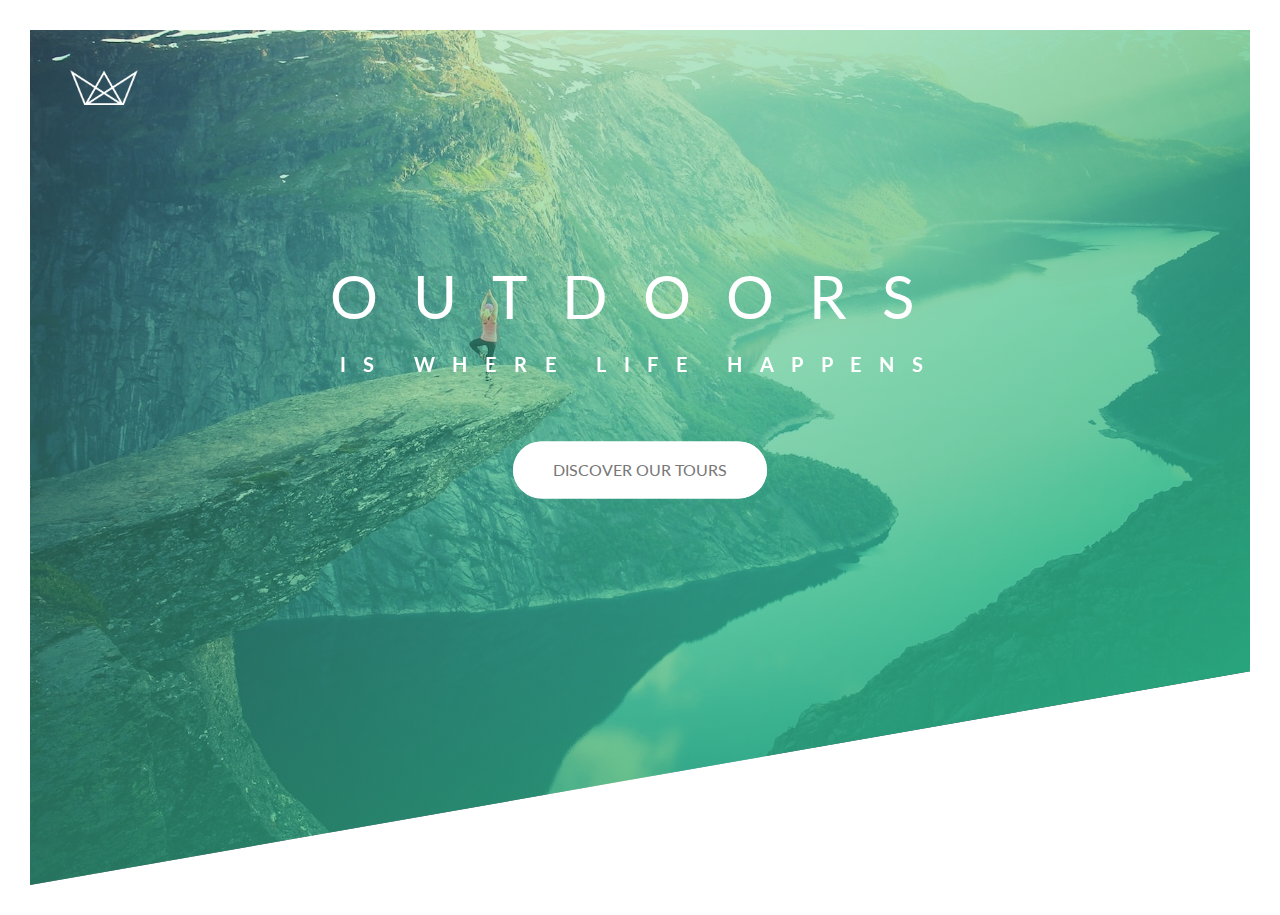
<file: Code Practice/Advanced_CSS/index.html>
<!DOCTYPE html>
<html lang="en">
	<head>
		<meta charset="UTF-8" />
		<meta name="viewport" content="width=device-width, initial-scale=1.0" />

		<link
			href="https://fonts.googleapis.com/css?family=Lato:100,300,400,700,900"
			rel="stylesheet"
		/>

		<!-- <link rel="stylesheet" href="css/icon-font.css" /> -->
		<link rel="stylesheet" href="css/style.css" />
		<link rel="shortcut icon" type="image/png" href="img/favicon.png" />

		<title>Natours | Exciting tours for adventurous people</title>
	</head>
	<body>
		<header class="header">
			<div class="logo-box">
				<img src="img/logo-white.png" alt="Logo" class="logo" />
			</div>
			<div class="text-box">
				<h1 class="heading-primary">
					<span class="heading-primary-main">Outdoors</span>
					<span class="heading-primary-sub">is where life happens</span>
				</h1>

				<a href="#" class="btn btn-white btn-animated">Discover our tours</a>
			</div>
		</header>
	</body>
</html>
</file>
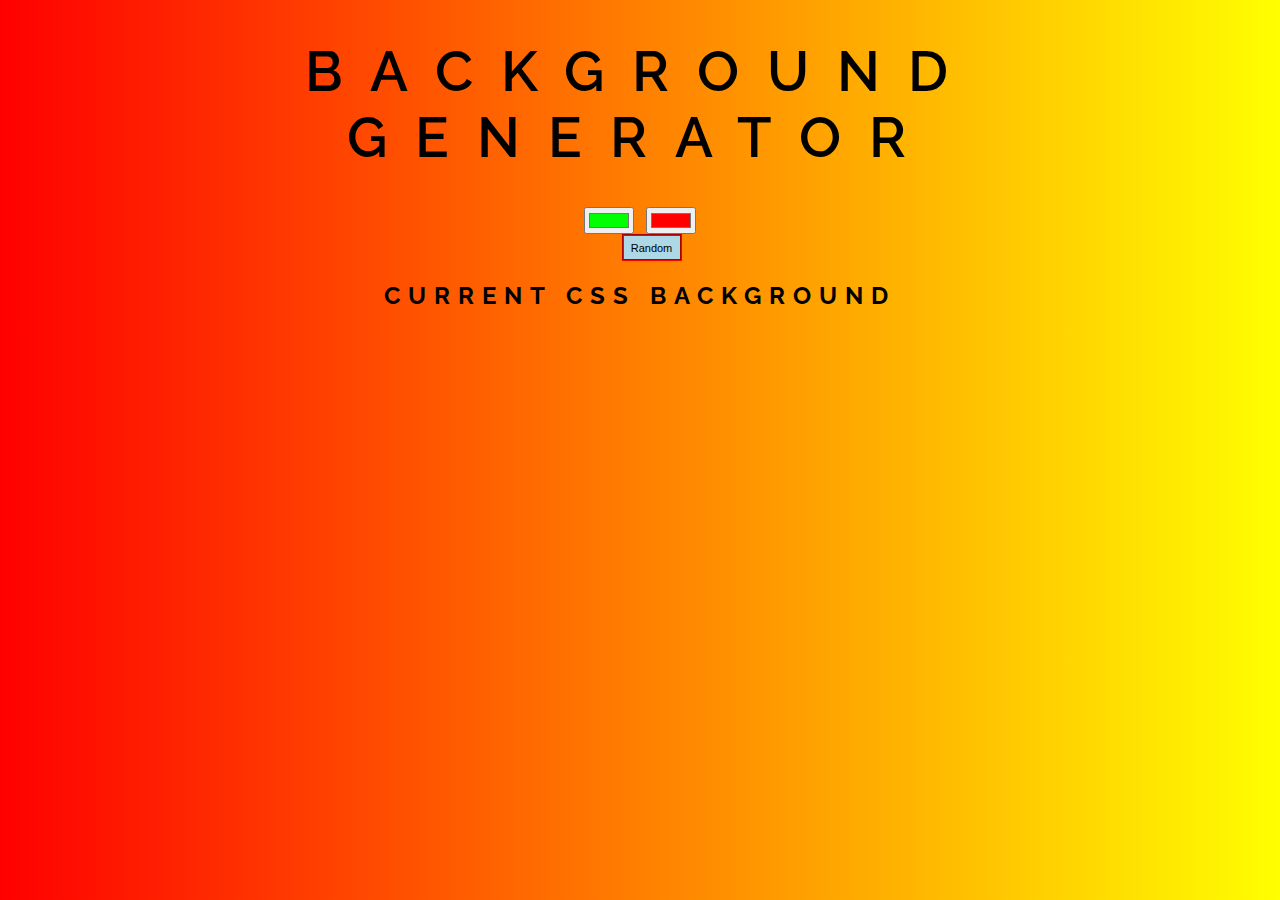
<file: Code Practice/Background_Generator/index.html>
<!DOCTYPE html>
<html lang="en">
	<head>
		<meta charset="UTF-8" />
		<meta name="viewport" content="width=device-width, initial-scale=1.0" />
		<title>Gradient Background</title>
		<link rel="stylesheet" type="text/css" href="style.css" />
	</head>
	<body id="gradient">
		<h1>Background Generator</h1>
		<input class="color1" type="color" name="color1" value="#00ff00" />
		<input class="color2" type="color" name="color2" value="#ff0000" />
		<div>
			<input
				class="color_random"
				type="button"
				name="colorRandom"
				value="Random"
			/>
		</div>

		<h2>Current CSS Background</h2>
		<h3></h3>
		<script type="text/javascript" src="script.js"></script>
	</body>
</html>
</file>
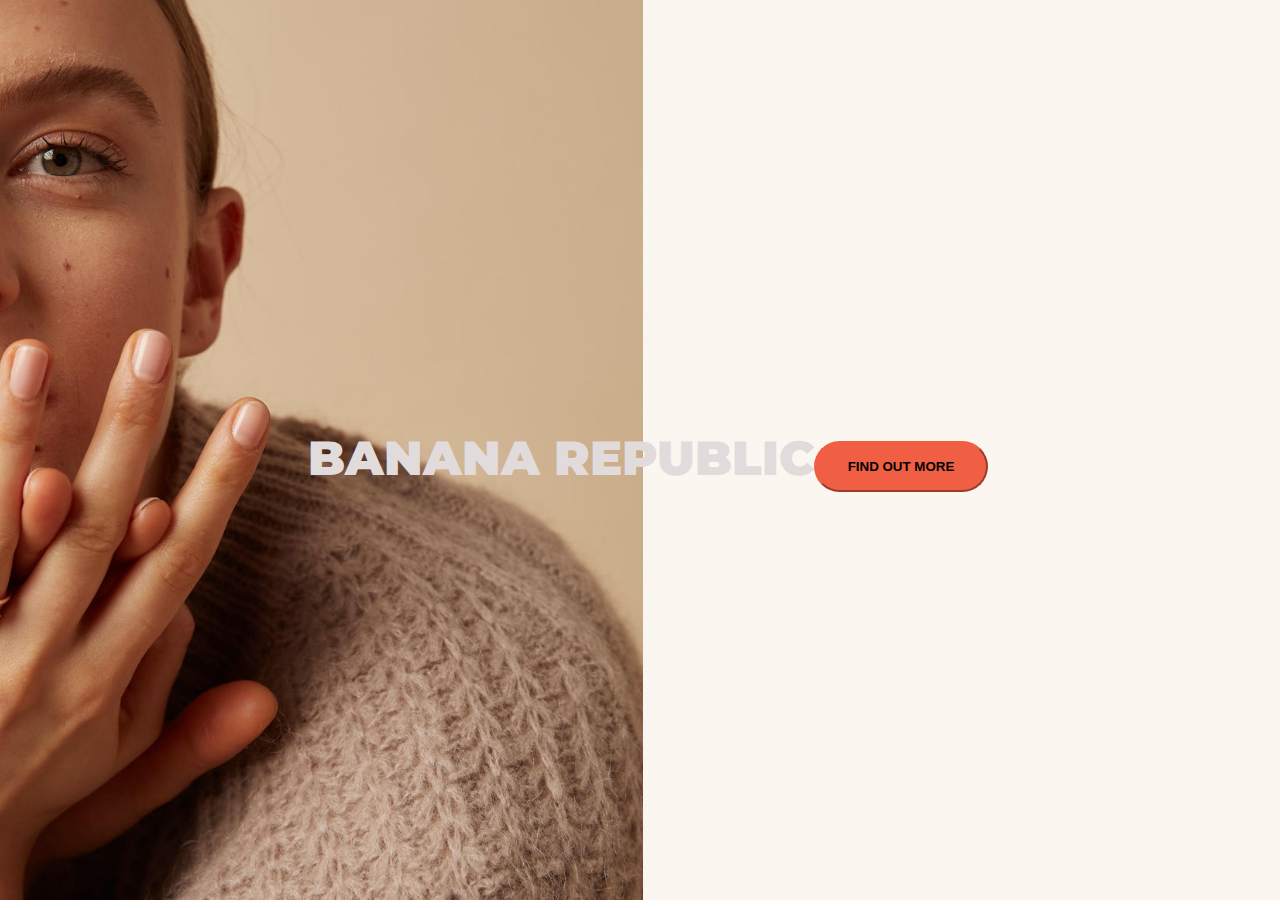
<file: Code Practice/Banana_Republic/index.html>
<!DOCTYPE html>
<html>
	<head>
		<title>
			Shop Banana Republic for Contemporary Clothing for Women &amp; Men
		</title>
		<!-- Required meta tags -->
		<meta charset="utf-8" />
		<meta name="viewport" content="width=device-width, initial-scale=1" />

		<!-- Google Fonts -->
		<link
			href="https://fonts.googleapis.com/css?family=Montserrat"
			rel="stylesheet"
		/>

		<!-- Bootstrap -->
		<link
			href="https://cdn.jsdelivr.net/npm/bootstrap@5.0.0-beta1/dist/css/bootstrap.min.css"
			rel="stylesheet"
			integrity="sha384-giJF6kkoqNQ00vy+HMDP7azOuL0xtbfIcaT9wjKHr8RbDVddVHyTfAAsrekwKmP1"
			crossorigin="anonymous"
		/>

		<!-- Style Sheet -->
		<link rel="stylesheet" type="text/css" href="style.css" />
	</head>
	<body>
		<!-- <div class="container  d-flex justify-content-center h-100"> -->
		<div class="container">
			<div class="row">
				<header class="text-center col-12">
					<h1 class="text-uppercase">
						<strong>BANANA REPUBLIC</strong>
					</h1>
				</header>
				<!-- <div class="buffer col-12"></div> -->
				<section class="text-center col-12">
					<hr />
					<a href="https://mailchi.mp/0b4438286243/testing"
						><button class="btn btn-primary btn-xl">Find out more</button></a
					>
				</section>
			</div>
		</div>
		<!-- Bootstrp JavaScript -->
		<script
			src="https://cdn.jsdelivr.net/npm/bootstrap@5.0.0-beta1/dist/js/bootstrap.bundle.min.js"
			integrity="sha384-ygbV9kiqUc6oa4msXn9868pTtWMgiQaeYH7/t7LECLbyPA2x65Kgf80OJFdroafW"
			crossorigin="anonymous"
		></script>
	</body>
</html>
</file>
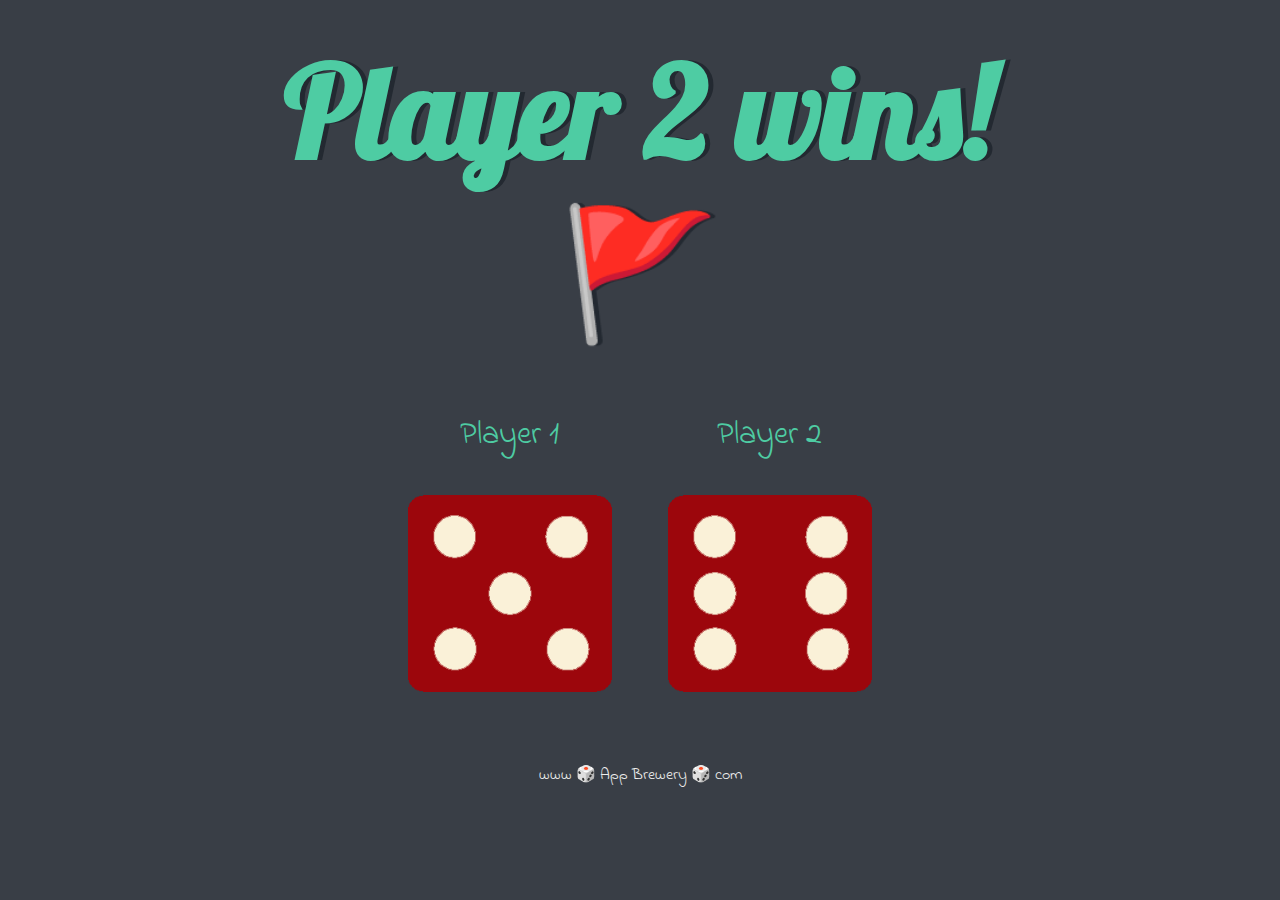
<file: Code Practice/Dicee_Game/index.html>
<!DOCTYPE html>
<html lang="en" dir="ltr">
	<head>
		<meta charset="utf-8" />
		<title>Dicee</title>
		<link rel="stylesheet" href="styles.css" />
		<link
			href="https://fonts.googleapis.com/css?family=Indie+Flower|Lobster"
			rel="stylesheet"
		/>
	</head>
	<body>
		<div class="container">
			<h1>Refresh Me</h1>

			<div class="dice">
				<p>Player 1</p>
				<img class="img1" src="images/dice1.png" />
			</div>

			<div class="dice">
				<p>Player 2</p>
				<img class="img2" src="images/dice1.png" />
			</div>
		</div>

		<script src="script.js"></script>
	</body>

	<footer>www 🎲 App Brewery 🎲 com</footer>
</html>
</file>
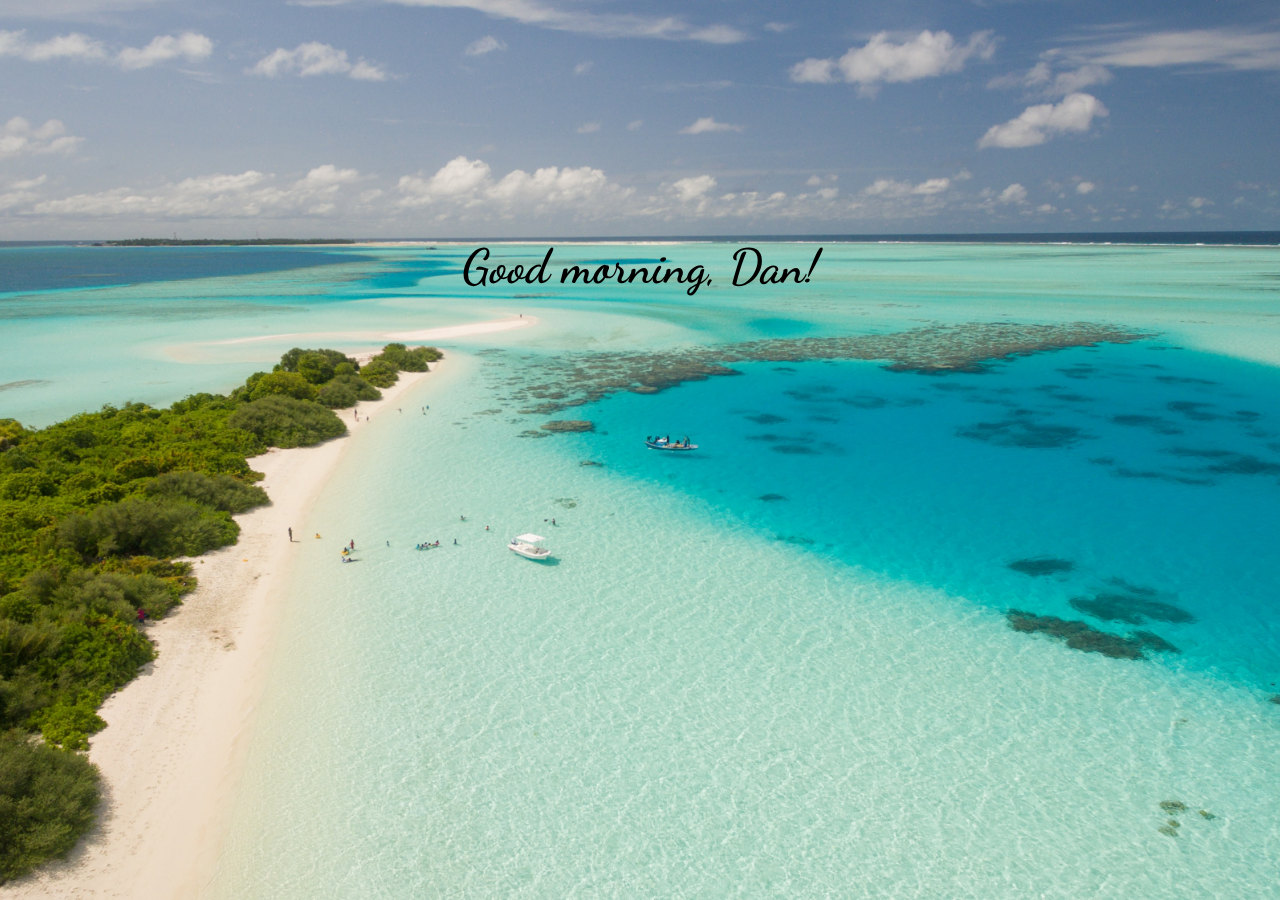
<file: Code Practice/Digital_Clock/index.html>
<!DOCTYPE html>
<html lang="en">
	<head>
		<meta charset="UTF-8" />
		<meta http-equiv="X-UA-Compatible" content="IE=edge" />
		<meta name="viewport" content="width=device-width, initial-scale=1.0" />
		<link rel="stylesheet" href="style.css" />
		<link rel="preconnect" href="https://fonts.gstatic.com" />
		<link
			href="https://fonts.googleapis.com/css2?family=Dancing+Script:wght@700&display=swap"
			rel="stylesheet"
		/>
		<title>My Digital Clock</title>
	</head>
	<body>
		<div class="container">
			<h1>Good morning, Dan!</h1>
			<div class="clock"></div>
		</div>
		<script src="script.js"></script>
	</body>
</html>
</file>
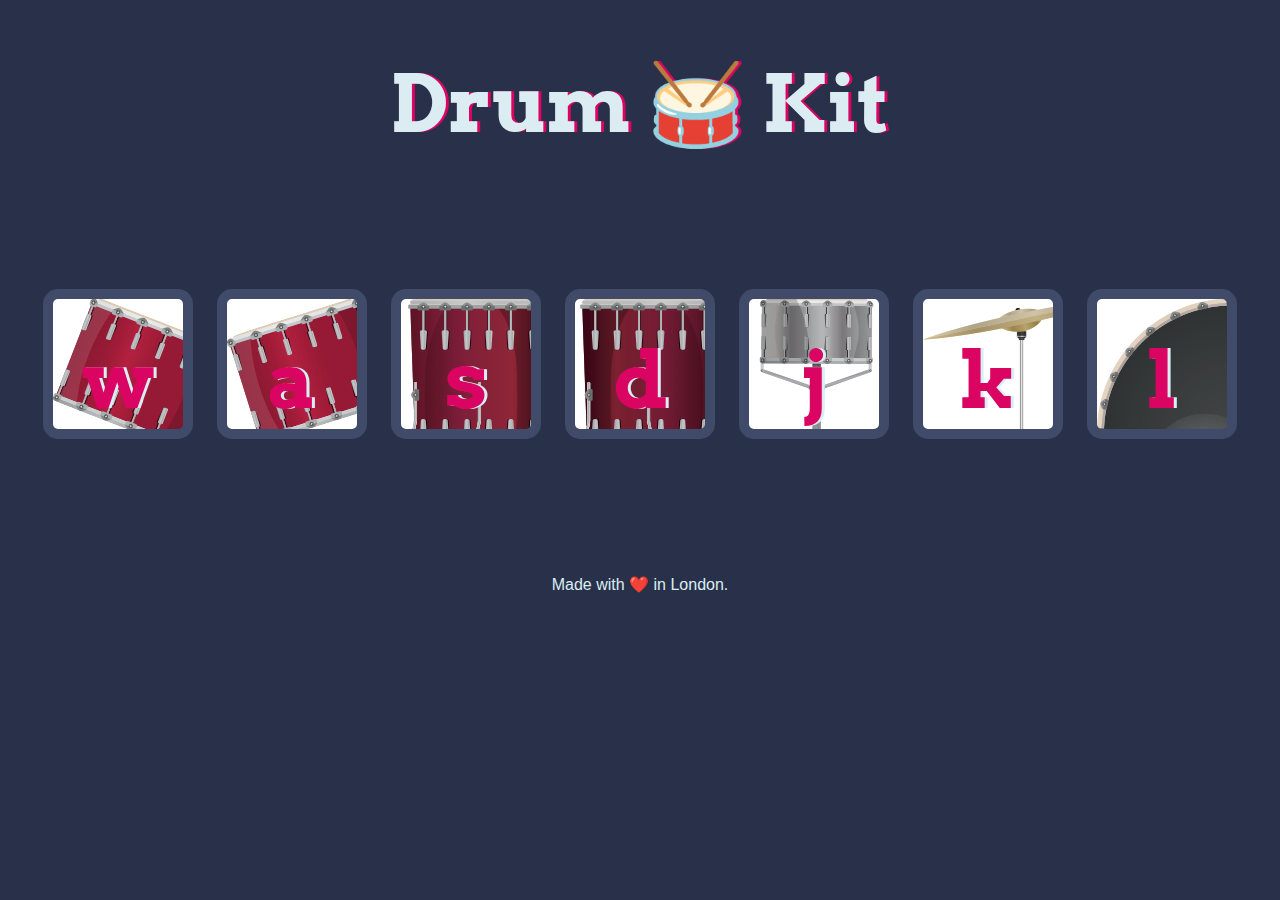
<file: Code Practice/Drum_Kit/index.html>
<!DOCTYPE html>
<html lang="en" dir="ltr">
	<head>
		<meta charset="utf-8" />
		<title>Drum Kit</title>
		<link rel="stylesheet" href="styles.css" />
		<link
			href="https://fonts.googleapis.com/css?family=Arvo"
			rel="stylesheet"
		/>
	</head>

	<body>
		<h1 id="title">Drum 🥁 Kit</h1>
		<div class="set">
			<button class="w drum">w</button>
			<button class="a drum">a</button>
			<button class="s drum">s</button>
			<button class="d drum">d</button>
			<button class="j drum">j</button>
			<button class="k drum">k</button>
			<button class="l drum">l</button>
		</div>

		<script src="script.js"></script>
		<footer>Made with ❤️ in London.</footer>
	</body>
</html>
</file>
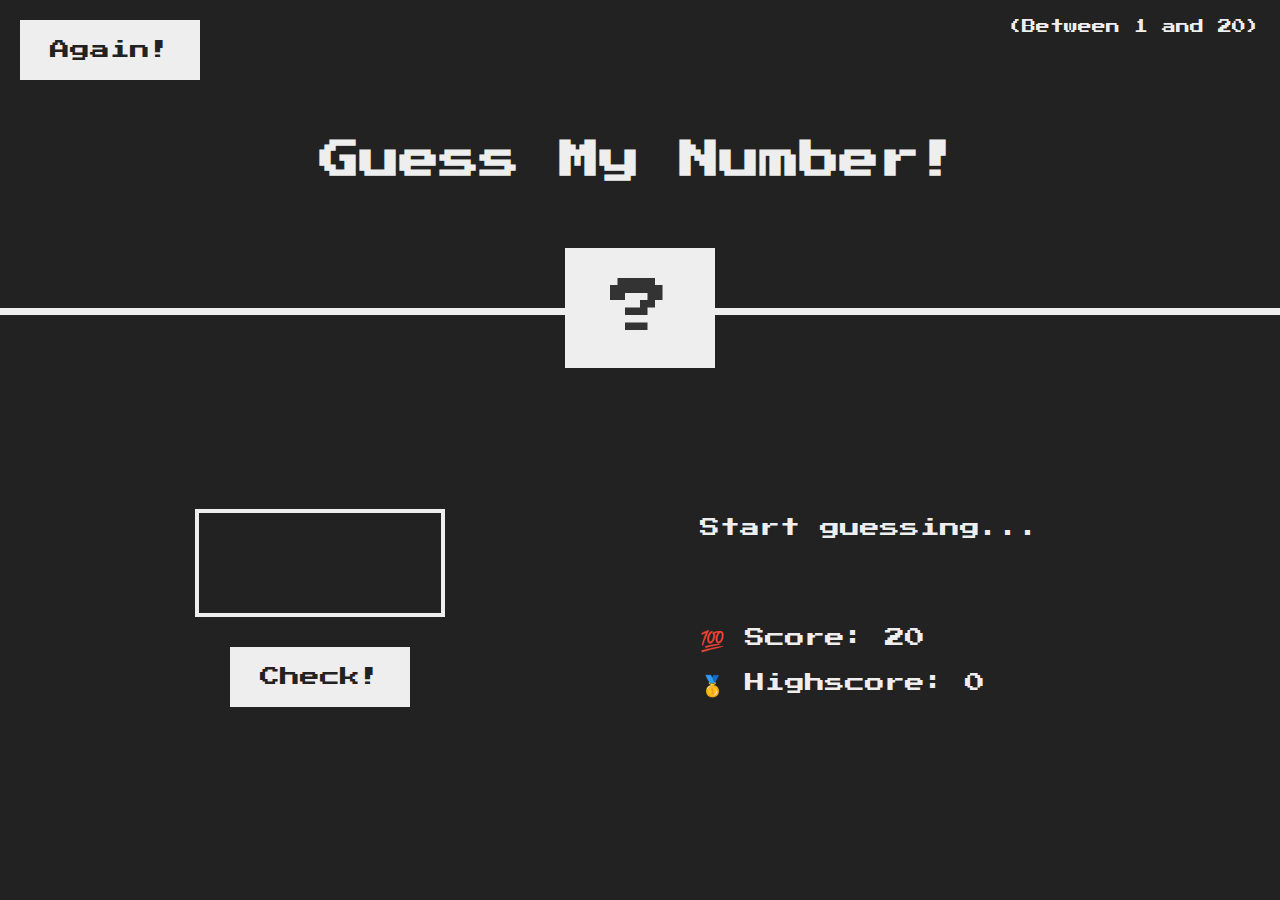
<file: Code Practice/Guess_My_Number/index.html>
<!DOCTYPE html>
<html lang="en">
  <head>
    <meta charset="UTF-8" />
    <meta name="viewport" content="width=device-width, initial-scale=1.0" />
    <meta http-equiv="X-UA-Compatible" content="ie=edge" />
    <link rel="stylesheet" href="style.css" />
    <title>Guess My Number!</title>
  </head>
  <body>
    <header>
      <h1>Guess My Number!</h1>
      <p class="between">(Between 1 and 20)</p>
      <button class="btn again">Again!</button>
      <div class="number">?</div>
    </header>
    <main>
      <section class="left">
        <input type="number" class="guess" />
        <button class="btn check">Check!</button>
      </section>
      <section class="right">
        <p class="message">Start guessing...</p>
        <p class="label-score">💯 Score: <span class="score">20</span></p>
        <p class="label-highscore">
          🥇 Highscore: <span class="highscore">0</span>
        </p>
      </section>
    </main>
    <script src="script.js"></script>
  </body>
</html>
</file>
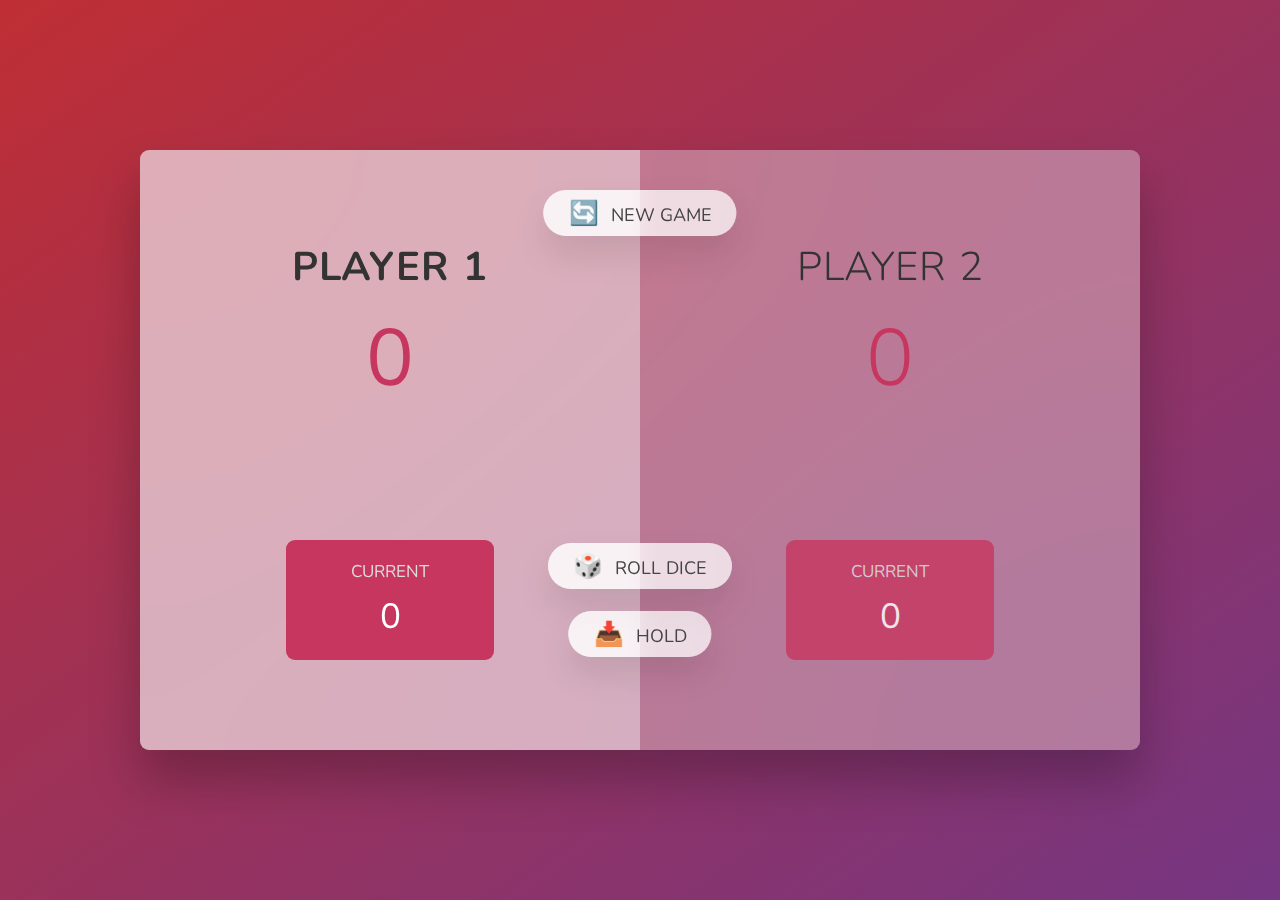
<file: Code Practice/Pig_Game/index.html>
<!DOCTYPE html>
<html lang="en">
  <head>
    <meta charset="UTF-8" />
    <meta name="viewport" content="width=device-width, initial-scale=1.0" />
    <meta http-equiv="X-UA-Compatible" content="ie=edge" />
    <link rel="stylesheet" href="style.css" />
    <title>Pig Game</title>
  </head>
  <body>
    <main>
      <section class="player player--0 player--active">
        <h2 class="name" id="name--0">Player 1</h2>
        <p class="score" id="score--0">43</p>
        <div class="current">
          <p class="current-label">Current</p>
          <p class="current-score" id="current--0">0</p>
        </div>
      </section>
      <section class="player player--1">
        <h2 class="name" id="name--1">Player 2</h2>
        <p class="score" id="score--1">24</p>
        <div class="current">
          <p class="current-label">Current</p>
          <p class="current-score" id="current--1">0</p>
        </div>
      </section>

      <img src="dice-5.png" alt="Playing dice" class="dice" />
      <button class="btn btn--new">🔄 New game</button>
      <button class="btn btn--roll">🎲 Roll dice</button>
      <button class="btn btn--hold">📥 Hold</button>
    </main>
    <script src="script.js"></script>
  </body>
</html>
</file>
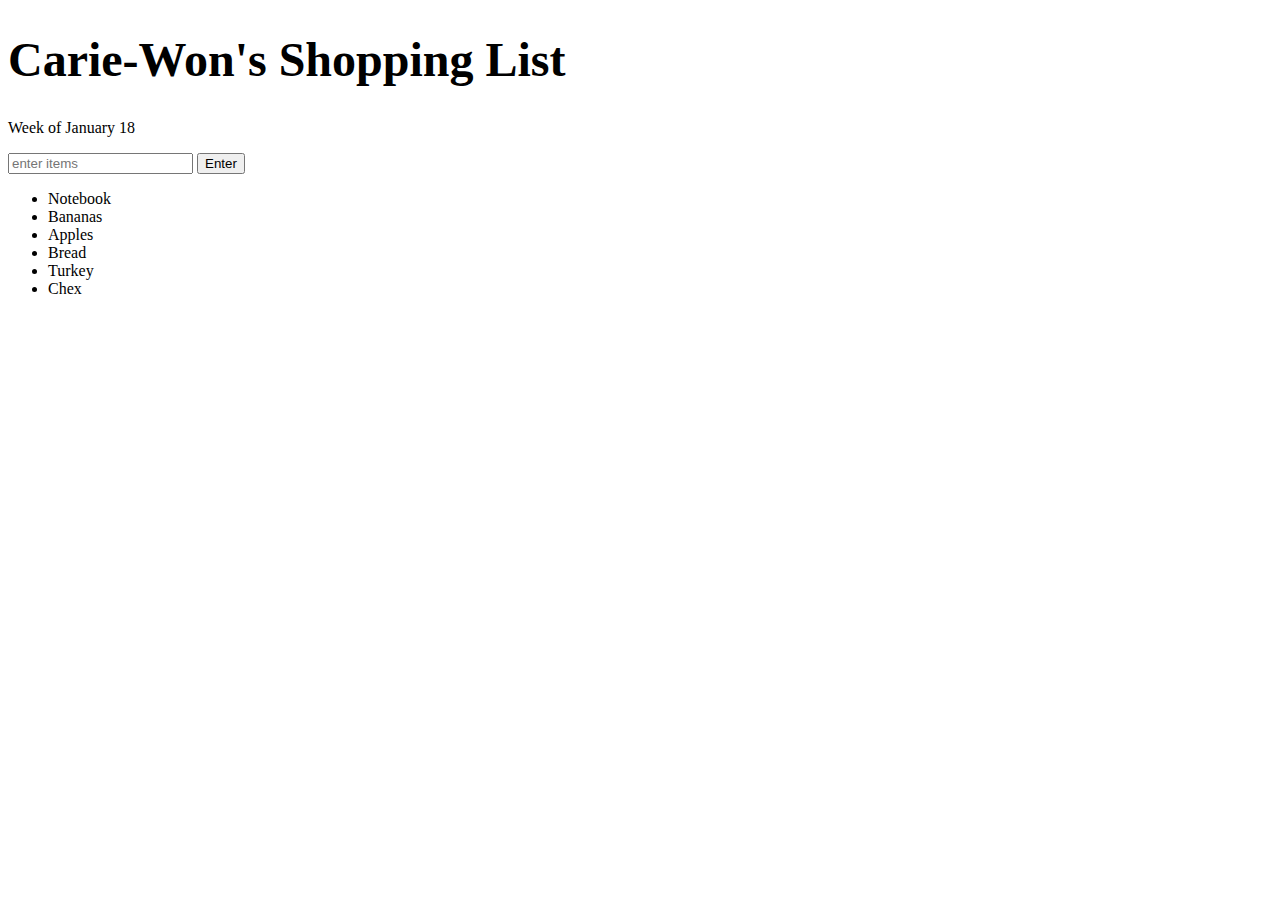
<file: Code Practice/To_Do_List/index.html>
<!DOCTYPE html>
<html lang="en">
	<head>
		<meta charset="UTF-8" />
		<meta name="viewport" content="width=device-width, initial-scale=1.0" />
		<title>My Shopping List</title>
		<link rel="stylesheet" href="style.css" />
	</head>
	<body>
		<h1>Carie-Won's Shopping List</h1>
		<p id="first">Week of January 18</p>
		<input id="userinput" type="text" placeholder="enter items" />
		<button id="enter">Enter</button>
		<ul>
			<li class="bold red" random="23">Notebook</li>
			<li>Bananas</li>
			<li>Apples</li>
			<li>Bread</li>
			<li>Turkey</li>
			<li>Chex</li>
		</ul>
		<script type="text/javascript" src="script.js"></script>
	</body>
</html>
</file>
<file: Code Practice/Advanced_CSS/css/style.css>
/*
COLORS:

Light green: #7ed56f
Medium green: #55c57a
Dark green: #28b485

*/

* {
	margin: 0;
	padding: 0;
	box-sizing: border-box;
}

body {
	font-family: 'Lato', sans-serif;
	font-weight: 400;
	font-size: 16px;
	line-height: 1.7;
	color: #777;
	padding: 30px;
}

/* Header */

.header {
	height: 95vh;
	background-image: linear-gradient(to right bottom, #7ed56f25, #28b485),
		url(../img/hero.jpg);
	background-size: cover; /*fits inside the window*/
	background-position: top; /*top remains the same when resized*/
	clip-path: polygon(0 0, 100% 0, 100% 75%, 0% 100%);
	position: relative;
}

.logo-box {
	position: absolute;
	top: 40px;
	left: 40px;
}

.logo {
	height: 35px;
}

.text-box {
	position: absolute;
	top: 40%; /*places top of the box 40% down from the parent box*/
	left: 50%; /*places left of the box at halfway from left side of parent box*/
	transform: translate(-50%, -50%); /*in relation to the element itself*/
	text-align: center;
}

.heading-primary {
	color: #fff;
	text-transform: uppercase;
	margin-bottom: 60px;

	/* if the animation shakes at the end, use this fix: */
	backface-visibility: hidden;
}

.heading-primary-main {
	display: block; /*split the sentence into two lines*/
	font-size: 60px;
	font-weight: 400;
	letter-spacing: 35px;

	/* Shorthand version for below --> 
   animation: moveInRight 1s ease-out; */
	animation-name: moveInLeft;
	animation-duration: 1s;
	animation-timing-function: ease-out;
	/* animation-iteration-count: 3; */
	/* animation-delay: 3s; */
}

.heading-primary-sub {
	display: block; /*split the sentence into two lines*/
	font-size: 20px;
	font-weight: 700;
	letter-spacing: 17.4px;

	animation: moveInRight 1s ease-out;
}

/* CSS Animations */
@keyframes moveInLeft {
	0% {
		/*before the animation starts*/
		opacity: 0;
		transform: translateX(-100px) /*rotate(100deg)*/; /* x goes from left to right | the animation begins 100px left of the original location*/
	}
	/* 60% {
		transform: rotate(120deg);
	} */
	80% {
		transform: translateX(10px);
		/* will move 10px over to the right of the original place  */
	}

	100% {
		/*animation finishes*/
		opacity: 1;
		transform: translate(
			0
		); /* this is the way it looks now (the final version) */
	}
}

@keyframes moveInRight {
	0% {
		/*before the animation starts*/
		opacity: 0;
		transform: translateX(
			100px
		); /* x goes from right to left | the animation begins 100px right of the original location*/
	}

	80% {
		transform: translateX(-10px);
		/* will move 10px over to the left of the original place  */
	}

	100% {
		/*animation finishes*/
		opacity: 1;
		transform: translate(
			0
		); /* this is the way it looks now (the final version) */
	}
}

@keyframes moveInUp {
	0% {
		/*before the animation starts*/
		opacity: 0;
		transform: translateY(
			30px
		); /* x goes from right to left | the animation begins 100px right of the original location*/
	}

	100% {
		/*animation finishes*/
		opacity: 1;
		transform: translate(
			0
		); /* this is the way it looks now (the final version) */
	}
}

/* Animated Button */

/* Animated on hover and press */
.btn:link,
.btn:visited {
	text-transform: uppercase;
	text-decoration: none;
	padding: 15px 40px;

	/* :hover DOES NOT work without this🤔*/
	display: inline-block;

	border-radius: 40px;
	transition: all 0.2s;

	/* Set reference point for absolute positioning for .btn::after   */
	position: relative;
}

.btn:hover {
	transform: translateY(-3px);
	/* Y axis moves top to bottom. In order to move UP, we need to use negative number. */
	box-shadow: 0 10px 20px rgba(0, 0, 0, 0.2);
	/* offset-x | offset-y | blur-radius | color & opacity */
}

.btn:active {
	transform: translateY(-1px);
	box-shadow: 0 5px 10px rgba(0, 0, 0, 0.2);
}

.btn-white {
	background-color: #fff;
	color: #777;
}

/* Button zooms out on hover and back in  */

.btn::after {
	/*must specify the content property, even if it's empty*/
	content: '';

	/* Make the button look the same as the original */
	display: inline-block;
	height: 100%; /* 100% of the orignial btn*/
	width: 100%; /* 100% of the orignial btn*/
	border-radius: 100px;

	/* place the btn behind the original  */
	position: absolute; /*Must first set orinignal position (reference) of the original .btn to relative*/
	top: 0;
	left: 0;

	/* Hide behind the orinigal button */
	z-index: -1;

	/* Must put the transition herer (initial state): .btn::after  */
	transition: all 0.4s;
}

.btn-white::after {
	background-color: white;
}

/* Hover over the button and then pseud-style will take effect */
.btn:hover::after {
	transform: scaleX(1.4) scaleY(1.6); /*Enlarge the size*/

	/* Put the transition-property on the initial state: .btn::after  */

	/* Element fades out using opacity  */
	opacity: 0;
}

/* button appears from bottom at start  */
.btn-animated {
	animation: moveInUp 0.5s ease-out 0.75s;

	/* Automatically set the start to the 0% of the @keyframe moveInUp */
	animation-fill-mode: backwards;
}
</file>
<file: Code Practice/Background_Generator/style.css>
@import url('https://fonts.googleapis.com/css2?family=Raleway&display=swap');

body {
	font-family: 'Raleway', sans-serif;
	color: rgba (0, 0, 0, 0.5);
	text-align: center;
	text-transform: uppercase;
	letter-spacing: 0.5em;
	top: 15%;
	background: linear-gradient(to right, red, yellow);
}

h1 {
	font-weight: 600;
	font-size: 3.5em;
	text-align: center;
	text-transform: uppercase;
	letter-spacing: 0.5em;
	width: 100%;
}

h3 {
	font: 900 1em 'Raleway', sans-serif;
	color: rgba(0, 0, 0, 0.5);
	text-align: center;
	text-transform: none;
	letter-spacing: 0.01em;
}

/* .color_random {
	appearance: square-button;
	width: 44px;
	height: 23px;
	background-color: yellow;
	cursor: default;
	color: red;
	border-width: 1px;
	border-style: solid;
	border-color: -internal-light-dark(rgb(118, 118, 118), rgb(133, 133, 133));
	border-image: initial;
	padding: 1px 2px;
} */

.color_random {
	display: inline-block;
	position: relative;
	width: 60px;
	height: 27px;
	color: black;
	font-size: 11px;
	background-color: lightblue;
	border: 2px red groove;
	padding: 3px;
	margin-left: 23px;
}
</file>
<file: Code Practice/Banana_Republic/style.css>
body,
html {
	width: 100%;
	height: 100%;
	font-family: 'Montserrat', sans-serif;
	background: url(images/landing.jpg) no-repeat center center fixed;
	-webkit-background-size: cover;
	-moz-background-size: cover;
	-o-background-size: cover;
	background-size: cover;
}

h1 {
	font-size: 3rem;
	color: #e2dbdb;
}

hr {
	background-color: #f05f44;
	border: 30px;
	max-width: 65px;
}

.row {
	display: flex;
	align-items: center;
	justify-content: center;
	min-height: 100vh;
	margin: 0;
}

.btn {
	font-weight: 700;
	border-radius: 300px;
	text-transform: uppercase;
}

.btn-xl {
	padding: 1rem 2rem;
}

.btn-primary {
	background-color: #f05f44;
	border-color: #f05f44;
}

.btn-primary:hover {
	background-color: #ee4b08;
	border-color: #ee4b08;
	border-width: 4px;
}
</file>
<file: Code Practice/Dicee_Game/styles.css>
.container {
  width: 70%;
  margin: auto;
  text-align: center;
}

.dice {
  text-align: center;
  display: inline-block;

}

body {
  background-color: #393E46;
}

h1 {
  margin: 30px;
  font-family: 'Lobster', cursive;
  text-shadow: 5px 0 #232931;
  font-size: 8rem;
  color: #4ECCA3;
}

p {
  font-size: 2rem;
  color: #4ECCA3;
  font-family: 'Indie Flower', cursive;
}

img {
  width: 80%;
}

footer {
  margin-top: 5%;
  color: #EEEEEE;
  text-align: center;
  font-family: 'Indie Flower', cursive;

}
</file>
<file: Code Practice/Digital_Clock/style.css>
html {
	background: url(background.jpg) no-repeat center center fixed;
	-webkit-background-size: cover;
	-moz-background-size: cover;
	-o-background-size: cover;
	background-size: cover;
}

h1 {
	font-family: 'Dancing Script', cursive;
	font-size: 3em;
	position: fixed;
	top: 26%;
	left: 50%;
	transform: translate(-50%, -50%);
	text-align: center;
}

/* h1::after {
	content: '';
	background: url(background.jpg);
	opacity: 0.3;
	top: 0;
	left: 0;
	bottom: 0;
	right: 0;
	position: absolute;
	z-index: -1;
} */

.clock {
	font-size: 2em;
	font-family: 'Dancing Script', cursive;
	color: black;
	border: ;
	position: fixed;
	top: 50%;
	left: 50%;
	transform: translate(-50%, -50%);
	text-align: center;
}

/* .clock::after {
	content: '';
	background: url(background.jpg);
	opacity: 0.3;
	top: 0;
	left: 0;
	bottom: 0;
	right: 0;
	position: absolute;
	z-index: -1;
} */
</file>
<file: Code Practice/Drum_Kit/styles.css>
body {
	text-align: center;
	background-color: #283149;
}

h1 {
	font-size: 5rem;
	color: #dbedf3;
	font-family: 'Arvo', cursive;
	text-shadow: 3px 0 #da0463;
}

footer {
	color: #dbedf3;
	font-family: sans-serif;
}

.w {
	background-image: url(images/tom1.png);
}

.a {
	background-image: url(images/tom2.png);
}

.s {
	background-image: url(images/tom3.png);
}

.d {
	background-image: url(images/tom4.png);
}

.j {
	background-image: url(images/snare.png);
}

.k {
	background-image: url(images/crash.png);
}

.l {
	background-image: url(images/kick.png);
}

.set {
	margin: 10% auto;
}

.game-over {
	background-color: red;
	opacity: 0.8;
}

.pressed {
	box-shadow: 0 3px 4px 0 #dbedf3;
	opacity: 0.5;
}

.red {
	color: red;
}

.drum {
	outline: none;
	border: 10px solid #404b69;
	font-size: 5rem;
	font-family: 'Arvo', cursive;
	line-height: 2;
	font-weight: 900;
	color: #da0463;
	text-shadow: 3px 0 #dbedf3;
	border-radius: 15px;
	display: inline-block;
	width: 150px;
	height: 150px;
	text-align: center;
	margin: 10px;
	background-color: white;
}
</file>
<file: Code Practice/Guess_My_Number/style.css>
@import url('https://fonts.googleapis.com/css?family=Press+Start+2P&display=swap');

* {
  margin: 0;
  padding: 0;
  box-sizing: inherit;
}

html {
  font-size: 62.5%;
  box-sizing: border-box;
}

body {
  font-family: 'Press Start 2P', sans-serif;
  color: #eee;
  background-color: #222;
  /* background-color: #60b347; */
}

/* LAYOUT */
header {
  position: relative;
  height: 35vh;
  border-bottom: 7px solid #eee;
}

main {
  height: 65vh;
  color: #eee;
  display: flex;
  align-items: center;
  justify-content: space-around;
}

.left {
  width: 52rem;
  display: flex;
  flex-direction: column;
  align-items: center;
}

.right {
  width: 52rem;
  font-size: 2rem;
}

/* ELEMENTS STYLE */
h1 {
  font-size: 4rem;
  text-align: center;
  position: absolute;
  width: 100%;
  top: 52%;
  left: 50%;
  transform: translate(-50%, -50%);
}

.number {
  background: #eee;
  color: #333;
  font-size: 6rem;
  width: 15rem;
  padding: 3rem 0rem;
  text-align: center;
  position: absolute;
  bottom: 0;
  left: 50%;
  transform: translate(-50%, 50%);
}

.between {
  font-size: 1.4rem;
  position: absolute;
  top: 2rem;
  right: 2rem;
}

.again {
  position: absolute;
  top: 2rem;
  left: 2rem;
}

.guess {
  background: none;
  border: 4px solid #eee;
  font-family: inherit;
  color: inherit;
  font-size: 5rem;
  padding: 2.5rem;
  width: 25rem;
  text-align: center;
  display: block;
  margin-bottom: 3rem;
}

.btn {
  border: none;
  background-color: #eee;
  color: #222;
  font-size: 2rem;
  font-family: inherit;
  padding: 2rem 3rem;
  cursor: pointer;
}

.btn:hover {
  background-color: #ccc;
}

.message {
  margin-bottom: 8rem;
  height: 3rem;
}

.label-score {
  margin-bottom: 2rem;
}
</file>
<file: Code Practice/Pig_Game/style.css>
@import url('https://fonts.googleapis.com/css2?family=Nunito&display=swap');

* {
  margin: 0;
  padding: 0;
  box-sizing: inherit;
}

html {
  font-size: 62.5%;
  box-sizing: border-box;
}

body {
  font-family: 'Nunito', sans-serif;
  font-weight: 400;
  height: 100vh;
  color: #333;
  background-image: linear-gradient(to top left, #753682 0%, #bf2e34 100%);
  display: flex;
  align-items: center;
  justify-content: center;
}

/* LAYOUT */
main {
  position: relative;
  width: 100rem;
  height: 60rem;
  background-color: rgba(255, 255, 255, 0.35);
  backdrop-filter: blur(200px);
  filter: blur();
  box-shadow: 0 3rem 5rem rgba(0, 0, 0, 0.25);
  border-radius: 9px;
  overflow: hidden;
  display: flex;
}

.player {
  flex: 50%;
  padding: 9rem;
  display: flex;
  flex-direction: column;
  align-items: center;
  transition: all 0.75s;
}

/* ELEMENTS */
.name {
  position: relative;
  font-size: 4rem;
  text-transform: uppercase;
  letter-spacing: 1px;
  word-spacing: 2px;
  font-weight: 300;
  margin-bottom: 1rem;
}

.score {
  font-size: 8rem;
  font-weight: 300;
  color: #c7365f;
  margin-bottom: auto;
}

.player--active {
  background-color: rgba(255, 255, 255, 0.4);
}
.player--active .name {
  font-weight: 700;
}
.player--active .score {
  font-weight: 400;
}

.player--active .current {
  opacity: 1;
}

.current {
  background-color: #c7365f;
  opacity: 0.8;
  border-radius: 9px;
  color: #fff;
  width: 65%;
  padding: 2rem;
  text-align: center;
  transition: all 0.75s;
}

.current-label {
  text-transform: uppercase;
  margin-bottom: 1rem;
  font-size: 1.7rem;
  color: #ddd;
}

.current-score {
  font-size: 3.5rem;
}

/* ABSOLUTE POSITIONED ELEMENTS */
.btn {
  position: absolute;
  left: 50%;
  transform: translateX(-50%);
  color: #444;
  background: none;
  border: none;
  font-family: inherit;
  font-size: 1.8rem;
  text-transform: uppercase;
  cursor: pointer;
  font-weight: 400;
  transition: all 0.2s;

  background-color: white;
  background-color: rgba(255, 255, 255, 0.6);
  backdrop-filter: blur(10px);

  padding: 0.7rem 2.5rem;
  border-radius: 50rem;
  box-shadow: 0 1.75rem 3.5rem rgba(0, 0, 0, 0.1);
}

.btn::first-letter {
  font-size: 2.4rem;
  display: inline-block;
  margin-right: 0.7rem;
}

.btn--new {
  top: 4rem;
}
.btn--roll {
  top: 39.3rem;
}
.btn--hold {
  top: 46.1rem;
}

.btn:active {
  transform: translate(-50%, 3px);
  box-shadow: 0 1rem 2rem rgba(0, 0, 0, 0.15);
}

.btn:focus {
  outline: none;
}

.dice {
  position: absolute;
  left: 50%;
  top: 16.5rem;
  transform: translateX(-50%);
  height: 10rem;
  box-shadow: 0 2rem 5rem rgba(0, 0, 0, 0.2);
}

.player--winner {
  background-color: #2f2f2f;
}

.player--winner .name {
  font-weight: 700;
  color: #c7365f;
}

.hidden {
  display: none;
}
</file>
<file: Code Practice/To_Do_List/style.css>
h1 {
	font-size: 3rem;
}
</file>
